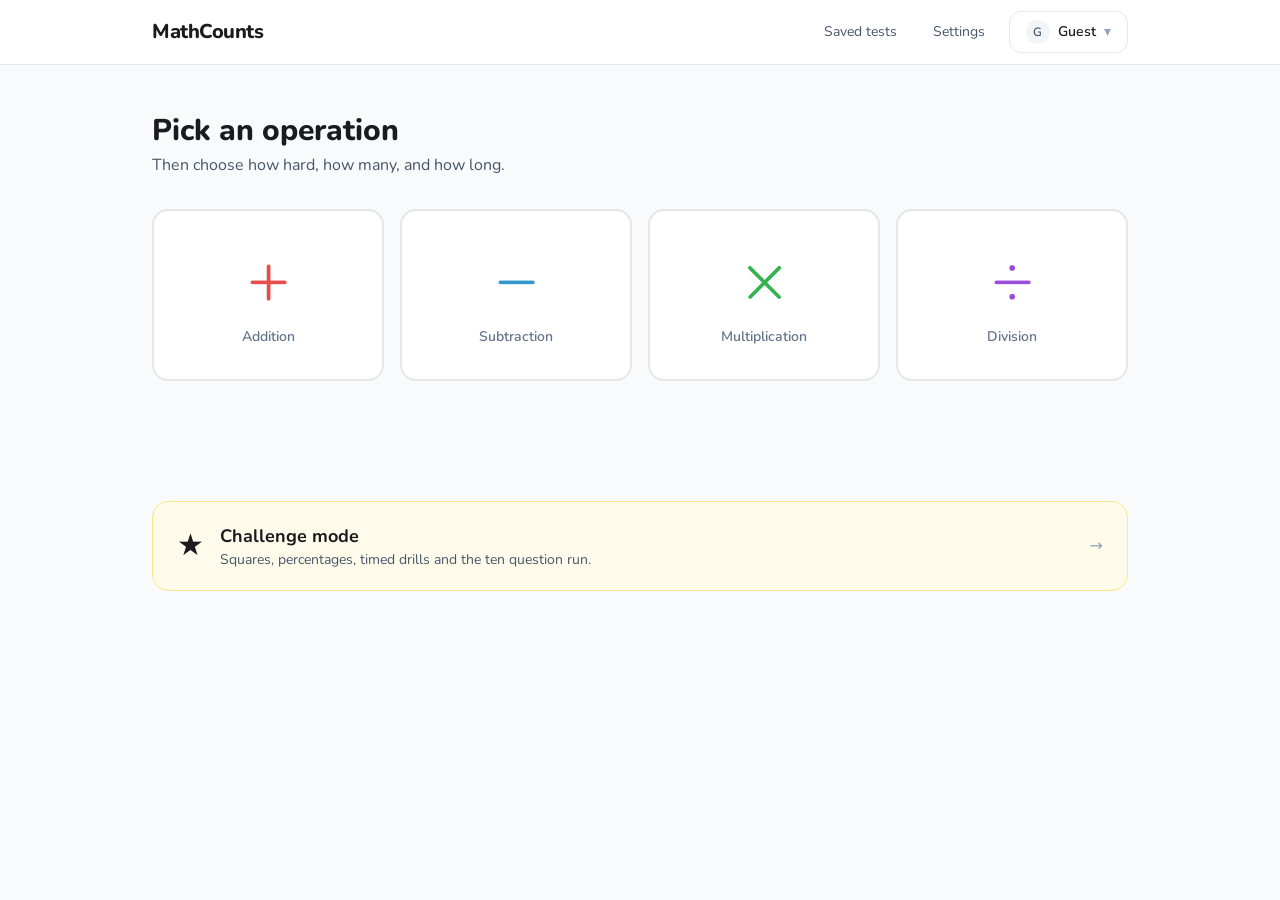
<file: math-counts/index.html>
<!doctype html>
<html lang="en">
  <head>
    <meta charset="UTF-8" />
    <meta name="viewport" content="width=device-width, initial-scale=1.0" />
    <title>MathCounts</title>
    <link rel="preconnect" href="https://fonts.googleapis.com" />
    <link rel="preconnect" href="https://fonts.gstatic.com" crossorigin />
    <link href="https://fonts.googleapis.com/css2?family=Nunito:wght@300;400;600;700;800&display=swap" rel="stylesheet" />
    <script type="module" crossorigin src="/math-counts/assets/index-CmWd346Z.js"></script>
    <link rel="stylesheet" crossorigin href="/math-counts/assets/index-C9ND60kt.css">
  </head>
  <body>
    <div id="root"></div>
  </body>
</html>
</file>
<file: math-counts/assets/index-C9ND60kt.css>
*,:before,:after{--tw-border-spacing-x: 0;--tw-border-spacing-y: 0;--tw-translate-x: 0;--tw-translate-y: 0;--tw-rotate: 0;--tw-skew-x: 0;--tw-skew-y: 0;--tw-scale-x: 1;--tw-scale-y: 1;--tw-pan-x: ;--tw-pan-y: ;--tw-pinch-zoom: ;--tw-scroll-snap-strictness: proximity;--tw-gradient-from-position: ;--tw-gradient-via-position: ;--tw-gradient-to-position: ;--tw-ordinal: ;--tw-slashed-zero: ;--tw-numeric-figure: ;--tw-numeric-spacing: ;--tw-numeric-fraction: ;--tw-ring-inset: ;--tw-ring-offset-width: 0px;--tw-ring-offset-color: #fff;--tw-ring-color: rgb(59 130 246 / .5);--tw-ring-offset-shadow: 0 0 #0000;--tw-ring-shadow: 0 0 #0000;--tw-shadow: 0 0 #0000;--tw-shadow-colored: 0 0 #0000;--tw-blur: ;--tw-brightness: ;--tw-contrast: ;--tw-grayscale: ;--tw-hue-rotate: ;--tw-invert: ;--tw-saturate: ;--tw-sepia: ;--tw-drop-shadow: ;--tw-backdrop-blur: ;--tw-backdrop-brightness: ;--tw-backdrop-contrast: ;--tw-backdrop-grayscale: ;--tw-backdrop-hue-rotate: ;--tw-backdrop-invert: ;--tw-backdrop-opacity: ;--tw-backdrop-saturate: ;--tw-backdrop-sepia: ;--tw-contain-size: ;--tw-contain-layout: ;--tw-contain-paint: ;--tw-contain-style: }::backdrop{--tw-border-spacing-x: 0;--tw-border-spacing-y: 0;--tw-translate-x: 0;--tw-translate-y: 0;--tw-rotate: 0;--tw-skew-x: 0;--tw-skew-y: 0;--tw-scale-x: 1;--tw-scale-y: 1;--tw-pan-x: ;--tw-pan-y: ;--tw-pinch-zoom: ;--tw-scroll-snap-strictness: proximity;--tw-gradient-from-position: ;--tw-gradient-via-position: ;--tw-gradient-to-position: ;--tw-ordinal: ;--tw-slashed-zero: ;--tw-numeric-figure: ;--tw-numeric-spacing: ;--tw-numeric-fraction: ;--tw-ring-inset: ;--tw-ring-offset-width: 0px;--tw-ring-offset-color: #fff;--tw-ring-color: rgb(59 130 246 / .5);--tw-ring-offset-shadow: 0 0 #0000;--tw-ring-shadow: 0 0 #0000;--tw-shadow: 0 0 #0000;--tw-shadow-colored: 0 0 #0000;--tw-blur: ;--tw-brightness: ;--tw-contrast: ;--tw-grayscale: ;--tw-hue-rotate: ;--tw-invert: ;--tw-saturate: ;--tw-sepia: ;--tw-drop-shadow: ;--tw-backdrop-blur: ;--tw-backdrop-brightness: ;--tw-backdrop-contrast: ;--tw-backdrop-grayscale: ;--tw-backdrop-hue-rotate: ;--tw-backdrop-invert: ;--tw-backdrop-opacity: ;--tw-backdrop-saturate: ;--tw-backdrop-sepia: ;--tw-contain-size: ;--tw-contain-layout: ;--tw-contain-paint: ;--tw-contain-style: }*,:before,:after{box-sizing:border-box;border-width:0;border-style:solid;border-color:#e5e7eb}:before,:after{--tw-content: ""}html,:host{line-height:1.5;-webkit-text-size-adjust:100%;-moz-tab-size:4;-o-tab-size:4;tab-size:4;font-family:Nunito,system-ui,sans-serif;font-feature-settings:normal;font-variation-settings:normal;-webkit-tap-highlight-color:transparent}body{margin:0;line-height:inherit}hr{height:0;color:inherit;border-top-width:1px}abbr:where([title]){-webkit-text-decoration:underline dotted;text-decoration:underline dotted}h1,h2,h3,h4,h5,h6{font-size:inherit;font-weight:inherit}a{color:inherit;text-decoration:inherit}b,strong{font-weight:bolder}code,kbd,samp,pre{font-family:ui-monospace,SFMono-Regular,Menlo,Monaco,Consolas,Liberation Mono,Courier New,monospace;font-feature-settings:normal;font-variation-settings:normal;font-size:1em}small{font-size:80%}sub,sup{font-size:75%;line-height:0;position:relative;vertical-align:baseline}sub{bottom:-.25em}sup{top:-.5em}table{text-indent:0;border-color:inherit;border-collapse:collapse}button,input,optgroup,select,textarea{font-family:inherit;font-feature-settings:inherit;font-variation-settings:inherit;font-size:100%;font-weight:inherit;line-height:inherit;letter-spacing:inherit;color:inherit;margin:0;padding:0}button,select{text-transform:none}button,input:where([type=button]),input:where([type=reset]),input:where([type=submit]){-webkit-appearance:button;background-color:transparent;background-image:none}:-moz-focusring{outline:auto}:-moz-ui-invalid{box-shadow:none}progress{vertical-align:baseline}::-webkit-inner-spin-button,::-webkit-outer-spin-button{height:auto}[type=search]{-webkit-appearance:textfield;outline-offset:-2px}::-webkit-search-decoration{-webkit-appearance:none}::-webkit-file-upload-button{-webkit-appearance:button;font:inherit}summary{display:list-item}blockquote,dl,dd,h1,h2,h3,h4,h5,h6,hr,figure,p,pre{margin:0}fieldset{margin:0;padding:0}legend{padding:0}ol,ul,menu{list-style:none;margin:0;padding:0}dialog{padding:0}textarea{resize:vertical}input::-moz-placeholder,textarea::-moz-placeholder{opacity:1;color:#9ca3af}input::placeholder,textarea::placeholder{opacity:1;color:#9ca3af}button,[role=button]{cursor:pointer}:disabled{cursor:default}img,svg,video,canvas,audio,iframe,embed,object{display:block;vertical-align:middle}img,video{max-width:100%;height:auto}[hidden]:where(:not([hidden=until-found])){display:none}.fixed{position:fixed}.absolute{position:absolute}.relative{position:relative}.inset-0{top:0;right:0;bottom:0;left:0}.left-4{left:1rem}.right-0{right:0}.top-3{top:.75rem}.z-20{z-index:20}.z-30{z-index:30}.mx-auto{margin-left:auto;margin-right:auto}.mb-2{margin-bottom:.5rem}.mb-3{margin-bottom:.75rem}.mb-4{margin-bottom:1rem}.mb-6{margin-bottom:1.5rem}.mb-7{margin-bottom:1.75rem}.ml-2{margin-left:.5rem}.mt-1{margin-top:.25rem}.mt-10{margin-top:2.5rem}.mt-2{margin-top:.5rem}.mt-3{margin-top:.75rem}.mt-4{margin-top:1rem}.mt-5{margin-top:1.25rem}.mt-6{margin-top:1.5rem}.mt-8{margin-top:2rem}.block{display:block}.inline-block{display:inline-block}.flex{display:flex}.table{display:table}.grid{display:grid}.h-1\.5{height:.375rem}.h-14{height:3.5rem}.h-16{height:4rem}.h-2{height:.5rem}.h-20{height:5rem}.h-3{height:.75rem}.h-5{height:1.25rem}.h-6{height:1.5rem}.h-7{height:1.75rem}.h-\[2px\]{height:2px}.h-full{height:100%}.min-h-screen{min-height:100vh}.w-1\.5{width:.375rem}.w-20{width:5rem}.w-3{width:.75rem}.w-5{width:1.25rem}.w-6{width:1.5rem}.w-60{width:15rem}.w-8{width:2rem}.w-full{width:100%}.min-w-0{min-width:0px}.max-w-3xl{max-width:48rem}.max-w-4xl{max-width:56rem}.max-w-5xl{max-width:64rem}.max-w-sm{max-width:24rem}.flex-1{flex:1 1 0%}.-rotate-90{--tw-rotate: -90deg;transform:translate(var(--tw-translate-x),var(--tw-translate-y)) rotate(var(--tw-rotate)) skew(var(--tw-skew-x)) skewY(var(--tw-skew-y)) scaleX(var(--tw-scale-x)) scaleY(var(--tw-scale-y))}.transform{transform:translate(var(--tw-translate-x),var(--tw-translate-y)) rotate(var(--tw-rotate)) skew(var(--tw-skew-x)) skewY(var(--tw-skew-y)) scaleX(var(--tw-scale-x)) scaleY(var(--tw-scale-y))}.cursor-not-allowed{cursor:not-allowed}.resize{resize:both}.grid-cols-2{grid-template-columns:repeat(2,minmax(0,1fr))}.grid-cols-3{grid-template-columns:repeat(3,minmax(0,1fr))}.grid-cols-4{grid-template-columns:repeat(4,minmax(0,1fr))}.flex-col{flex-direction:column}.flex-wrap{flex-wrap:wrap}.items-center{align-items:center}.items-baseline{align-items:baseline}.justify-center{justify-content:center}.justify-between{justify-content:space-between}.gap-10{gap:2.5rem}.gap-16{gap:4rem}.gap-2{gap:.5rem}.gap-3{gap:.75rem}.gap-4{gap:1rem}.gap-8{gap:2rem}.gap-x-4{-moz-column-gap:1rem;column-gap:1rem}.gap-y-2{row-gap:.5rem}.space-y-6>:not([hidden])~:not([hidden]){--tw-space-y-reverse: 0;margin-top:calc(1.5rem * calc(1 - var(--tw-space-y-reverse)));margin-bottom:calc(1.5rem * var(--tw-space-y-reverse))}.divide-y>:not([hidden])~:not([hidden]){--tw-divide-y-reverse: 0;border-top-width:calc(1px * calc(1 - var(--tw-divide-y-reverse)));border-bottom-width:calc(1px * var(--tw-divide-y-reverse))}.divide-slate-100>:not([hidden])~:not([hidden]){--tw-divide-opacity: 1;border-color:rgb(241 245 249 / var(--tw-divide-opacity, 1))}.overflow-hidden{overflow:hidden}.rounded-2xl{border-radius:1rem}.rounded-full{border-radius:9999px}.rounded-lg{border-radius:.5rem}.rounded-xl{border-radius:.75rem}.border{border-width:1px}.border-2{border-width:2px}.border-b{border-bottom-width:1px}.border-t{border-top-width:1px}.border-dashed{border-style:dashed}.border-amber-200{--tw-border-opacity: 1;border-color:rgb(253 230 138 / var(--tw-border-opacity, 1))}.border-black\/5{border-color:#0000000d}.border-ink{--tw-border-opacity: 1;border-color:rgb(27 27 31 / var(--tw-border-opacity, 1))}.border-red-200{--tw-border-opacity: 1;border-color:rgb(254 202 202 / var(--tw-border-opacity, 1))}.border-slate-100{--tw-border-opacity: 1;border-color:rgb(241 245 249 / var(--tw-border-opacity, 1))}.border-slate-200{--tw-border-opacity: 1;border-color:rgb(226 232 240 / var(--tw-border-opacity, 1))}.border-slate-300{--tw-border-opacity: 1;border-color:rgb(203 213 225 / var(--tw-border-opacity, 1))}.bg-amber-50{--tw-bg-opacity: 1;background-color:rgb(255 251 235 / var(--tw-bg-opacity, 1))}.bg-black\/40{background-color:#0006}.bg-green-100{--tw-bg-opacity: 1;background-color:rgb(220 252 231 / var(--tw-bg-opacity, 1))}.bg-green-50{--tw-bg-opacity: 1;background-color:rgb(240 253 244 / var(--tw-bg-opacity, 1))}.bg-ink{--tw-bg-opacity: 1;background-color:rgb(27 27 31 / var(--tw-bg-opacity, 1))}.bg-ink\/70{background-color:#1b1b1fb3}.bg-red-100{--tw-bg-opacity: 1;background-color:rgb(254 226 226 / var(--tw-bg-opacity, 1))}.bg-red-50{--tw-bg-opacity: 1;background-color:rgb(254 242 242 / var(--tw-bg-opacity, 1))}.bg-red-500{--tw-bg-opacity: 1;background-color:rgb(239 68 68 / var(--tw-bg-opacity, 1))}.bg-slate-100{--tw-bg-opacity: 1;background-color:rgb(241 245 249 / var(--tw-bg-opacity, 1))}.bg-slate-200{--tw-bg-opacity: 1;background-color:rgb(226 232 240 / var(--tw-bg-opacity, 1))}.bg-slate-300{--tw-bg-opacity: 1;background-color:rgb(203 213 225 / var(--tw-bg-opacity, 1))}.bg-slate-50{--tw-bg-opacity: 1;background-color:rgb(248 250 252 / var(--tw-bg-opacity, 1))}.bg-white{--tw-bg-opacity: 1;background-color:rgb(255 255 255 / var(--tw-bg-opacity, 1))}.p-16{padding:4rem}.p-2{padding:.5rem}.p-5{padding:1.25rem}.p-6{padding:1.5rem}.px-3{padding-left:.75rem;padding-right:.75rem}.px-4{padding-left:1rem;padding-right:1rem}.px-5{padding-left:1.25rem;padding-right:1.25rem}.px-6{padding-left:1.5rem;padding-right:1.5rem}.px-8{padding-left:2rem;padding-right:2rem}.py-1{padding-top:.25rem;padding-bottom:.25rem}.py-10{padding-top:2.5rem;padding-bottom:2.5rem}.py-12{padding-top:3rem;padding-bottom:3rem}.py-2{padding-top:.5rem;padding-bottom:.5rem}.py-3{padding-top:.75rem;padding-bottom:.75rem}.py-4{padding-top:1rem;padding-bottom:1rem}.py-5{padding-top:1.25rem;padding-bottom:1.25rem}.py-8{padding-top:2rem;padding-bottom:2rem}.pt-2{padding-top:.5rem}.pt-3{padding-top:.75rem}.pt-5{padding-top:1.25rem}.text-left{text-align:left}.text-center{text-align:center}.text-right{text-align:right}.text-2xl{font-size:1.5rem;line-height:2rem}.text-3xl{font-size:1.875rem;line-height:2.25rem}.text-4xl{font-size:2.25rem;line-height:2.5rem}.text-6xl{font-size:3.75rem;line-height:1}.text-7xl{font-size:4.5rem;line-height:1}.text-base{font-size:1rem;line-height:1.5rem}.text-lg{font-size:1.125rem;line-height:1.75rem}.text-sm{font-size:.875rem;line-height:1.25rem}.text-xl{font-size:1.25rem;line-height:1.75rem}.text-xs{font-size:.75rem;line-height:1rem}.font-bold{font-weight:700}.font-extrabold{font-weight:800}.font-light{font-weight:300}.font-normal{font-weight:400}.font-semibold{font-weight:600}.uppercase{text-transform:uppercase}.tabular-nums{--tw-numeric-spacing: tabular-nums;font-variant-numeric:var(--tw-ordinal) var(--tw-slashed-zero) var(--tw-numeric-figure) var(--tw-numeric-spacing) var(--tw-numeric-fraction)}.leading-none{line-height:1}.leading-tight{line-height:1.25}.tracking-tight{letter-spacing:-.025em}.tracking-wide{letter-spacing:.025em}.text-green-600{--tw-text-opacity: 1;color:rgb(22 163 74 / var(--tw-text-opacity, 1))}.text-green-700{--tw-text-opacity: 1;color:rgb(21 128 61 / var(--tw-text-opacity, 1))}.text-ink{--tw-text-opacity: 1;color:rgb(27 27 31 / var(--tw-text-opacity, 1))}.text-red-500{--tw-text-opacity: 1;color:rgb(239 68 68 / var(--tw-text-opacity, 1))}.text-red-600{--tw-text-opacity: 1;color:rgb(220 38 38 / var(--tw-text-opacity, 1))}.text-slate-300{--tw-text-opacity: 1;color:rgb(203 213 225 / var(--tw-text-opacity, 1))}.text-slate-400{--tw-text-opacity: 1;color:rgb(148 163 184 / var(--tw-text-opacity, 1))}.text-slate-500{--tw-text-opacity: 1;color:rgb(100 116 139 / var(--tw-text-opacity, 1))}.text-slate-600{--tw-text-opacity: 1;color:rgb(71 85 105 / var(--tw-text-opacity, 1))}.text-white{--tw-text-opacity: 1;color:rgb(255 255 255 / var(--tw-text-opacity, 1))}.underline{text-decoration-line:underline}.opacity-70{opacity:.7}.shadow-lg{--tw-shadow: 0 10px 15px -3px rgb(0 0 0 / .1), 0 4px 6px -4px rgb(0 0 0 / .1);--tw-shadow-colored: 0 10px 15px -3px var(--tw-shadow-color), 0 4px 6px -4px var(--tw-shadow-color);box-shadow:var(--tw-ring-offset-shadow, 0 0 #0000),var(--tw-ring-shadow, 0 0 #0000),var(--tw-shadow)}.outline-none{outline:2px solid transparent;outline-offset:2px}.filter{filter:var(--tw-blur) var(--tw-brightness) var(--tw-contrast) var(--tw-grayscale) var(--tw-hue-rotate) var(--tw-invert) var(--tw-saturate) var(--tw-sepia) var(--tw-drop-shadow)}.transition-all{transition-property:all;transition-timing-function:cubic-bezier(.4,0,.2,1);transition-duration:.15s}.transition-colors{transition-property:color,background-color,border-color,text-decoration-color,fill,stroke;transition-timing-function:cubic-bezier(.4,0,.2,1);transition-duration:.15s}.transition-transform{transition-property:transform;transition-timing-function:cubic-bezier(.4,0,.2,1);transition-duration:.15s}.duration-100{transition-duration:.1s}.duration-150{transition-duration:.15s}.duration-200{transition-duration:.2s}html,body,#root{height:100%}body{font-family:Nunito,system-ui,sans-serif;color:#1b1b1f;-webkit-font-smoothing:antialiased}button:focus-visible,a:focus-visible,input:focus-visible,select:focus-visible{outline:3px solid rgba(27,27,31,.35);outline-offset:2px}@media (prefers-reduced-motion: reduce){*,*:before,*:after{animation-duration:.01ms!important;transition-duration:.01ms!important}}.last\:border-0:last-child{border-width:0px}.hover\:-translate-y-0\.5:hover{--tw-translate-y: -.125rem;transform:translate(var(--tw-translate-x),var(--tw-translate-y)) rotate(var(--tw-rotate)) skew(var(--tw-skew-x)) skewY(var(--tw-skew-y)) scaleX(var(--tw-scale-x)) scaleY(var(--tw-scale-y))}.hover\:border-slate-300:hover{--tw-border-opacity: 1;border-color:rgb(203 213 225 / var(--tw-border-opacity, 1))}.hover\:bg-amber-100:hover{--tw-bg-opacity: 1;background-color:rgb(254 243 199 / var(--tw-bg-opacity, 1))}.hover\:bg-slate-100:hover{--tw-bg-opacity: 1;background-color:rgb(241 245 249 / var(--tw-bg-opacity, 1))}.hover\:bg-slate-50:hover{--tw-bg-opacity: 1;background-color:rgb(248 250 252 / var(--tw-bg-opacity, 1))}.hover\:text-ink:hover{--tw-text-opacity: 1;color:rgb(27 27 31 / var(--tw-text-opacity, 1))}.hover\:text-red-500:hover{--tw-text-opacity: 1;color:rgb(239 68 68 / var(--tw-text-opacity, 1))}.hover\:text-red-600:hover{--tw-text-opacity: 1;color:rgb(220 38 38 / var(--tw-text-opacity, 1))}.hover\:underline:hover{text-decoration-line:underline}.focus\:border-slate-400:focus{--tw-border-opacity: 1;border-color:rgb(148 163 184 / var(--tw-border-opacity, 1))}.disabled\:opacity-40:disabled{opacity:.4}
</file>
